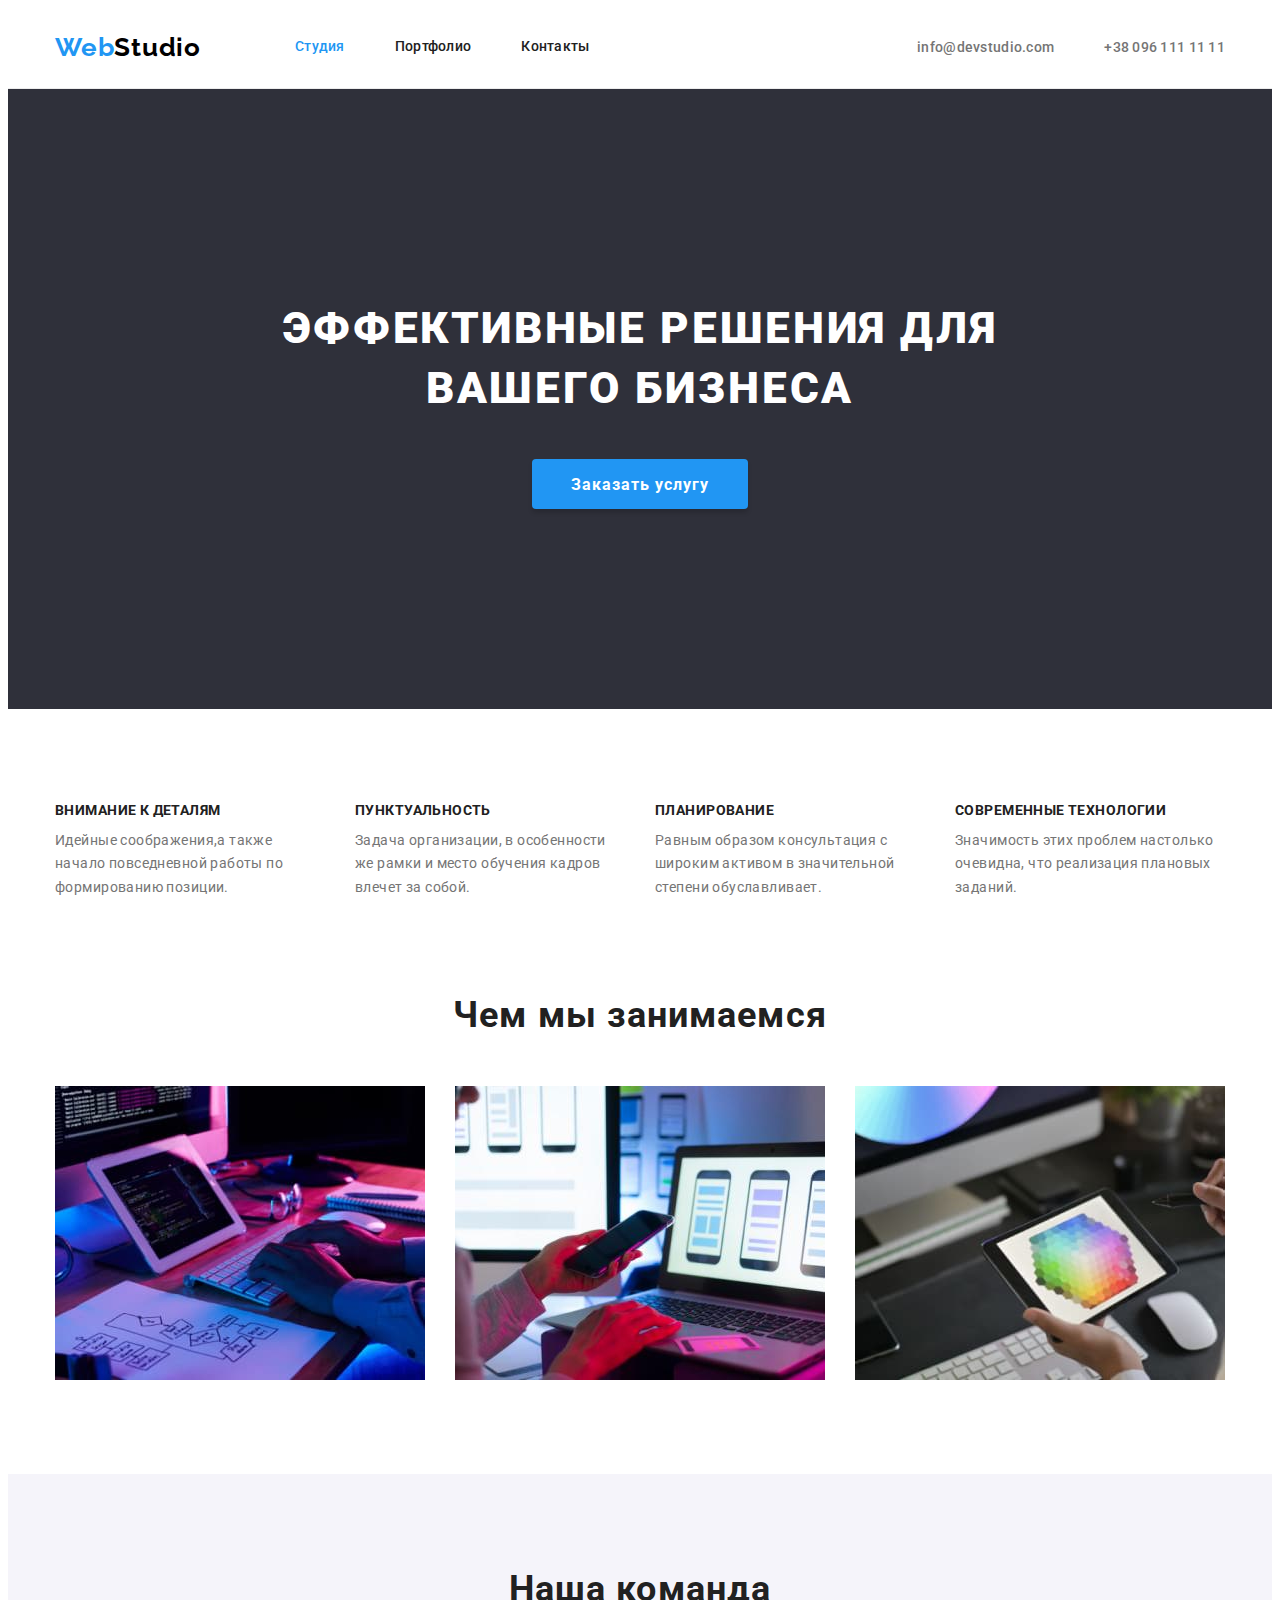
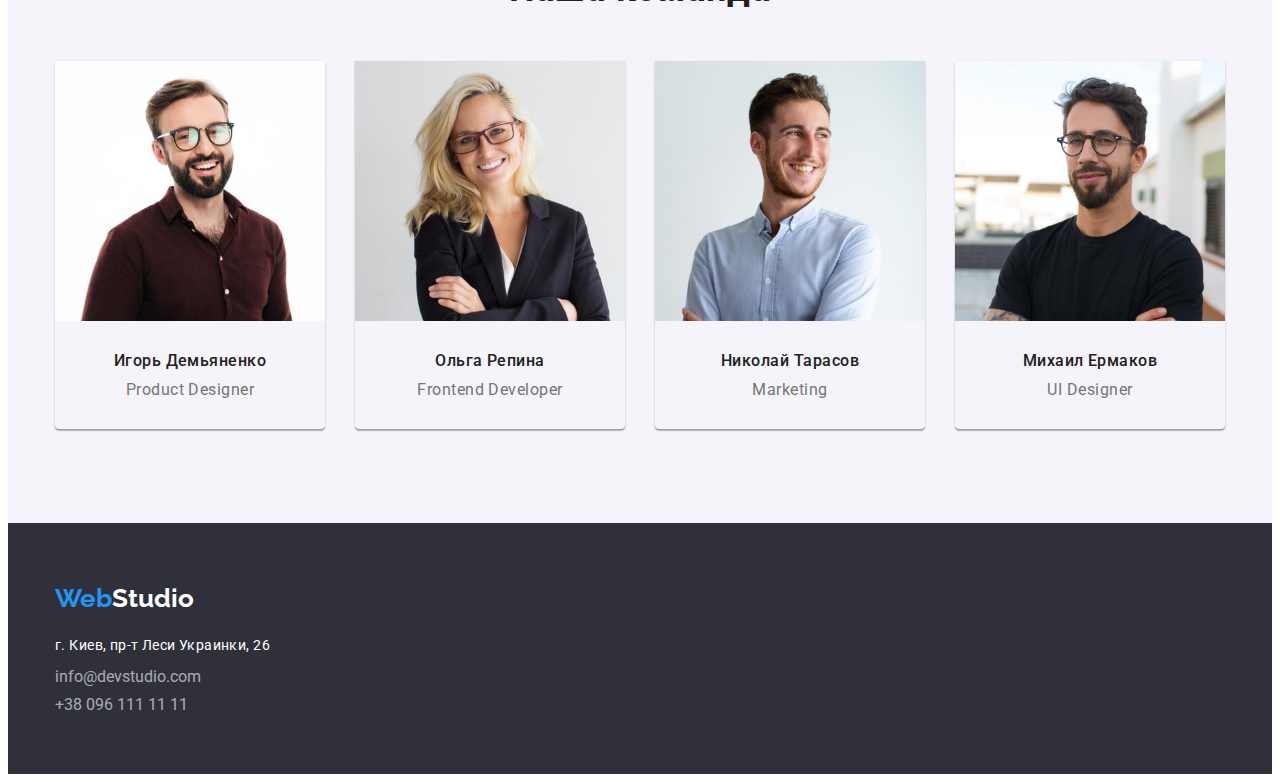
<file: index.html>
<!DOCTYPE html>
<html lang="ru">
  <head>
    <meta charset="UTF-8" />
    <meta http-equiv="X-UA-Compatible" content="IE=edge" />
    <meta name="viewport" content="width=device-width, initial-scale=1.0" />
    <title>WebStudio</title>
    <link rel="preconnect" href="https://fonts.googleapis.com" />
    <link rel="preconnect" href="https://fonts.gstatic.com" crossorigin />
    <link
      href="https://fonts.googleapis.com/css2?family=Raleway:wght@700&family=Roboto:wght@400;500;700;900&display=swap"
      rel="stylesheet"
    />
    <link
      rel="stylesheet"
      href="https://cdnjs.cloudflare.com/ajax/libs/modern-normalize/1.1.0/modern-normalize.min.css"
      integrity="sha512-wpPYUAdjBVSE4KJnH1VR1HeZfpl1ub8YT/NKx4PuQ5NmX2tKuGu6U/JRp5y+Y8XG2tV+wKQpNHVUX03MfMFn9Q=="
      crossorigin="anonymous"
      referrerpolicy="no-referrer"
    />
    <link rel="stylesheet" href="./css/styles.css" />
  </head>
  <body>
    <header class="page-heder">
      <!--Шапка-->
      <div class="container header">
        <div class="header-logo-nav-container">
          <div class="header-logo">
            <a lang="en" href="./index.html" class="logo link">
              <span class="logo-color">Web</span>Studio
            </a>
          </div>
          <nav>
            <ul class="site-nav list">
              <li class="site-nav-item">
                <a class="header-link link current" href="./index.html">Студия</a>
              </li>
              <li class="site-nav-item">
                <a class="header-link link" href="./portfolio.html">Портфолио</a>
              </li>
              <li class="site-nav-item">
                <a class="header-link link" href="Контакты">Контакты</a>
              </li>
            </ul>
          </nav>
        </div>
        <div class="header-contact">
          <a class="link contact" href="mailto:info@devstudio.com">info@devstudio.com</a>
          <a class="link contact" href="tel:+380961111111">+38 096 111 11 11</a>
        </div>
      </div>
    </header>
    <main>
      <!--Заказать услугу-->
      <section class="hero">
        <div class="container">
          <div class="hero-title-container">
            <h1 class="hero-title">Эффективные решения для <br />вашего бизнеса</h1>
            <button type="button" class="hero-button">Заказать услугу</button>
          </div>
        </div>
      </section>
      <section class="section-padding">
        <!--О нас-->
        <div class="container">
          <h2 class="visually-hidden">benefits</h2>
          <ul class="benefits-list list card-set">
            <li class="benefit-item">
              <h3 class="title">ВНИМАНИЕ К ДЕТАЛЯМ</h3>
              <p class="text">
                Идейные соображения,а также начало повседневной работы по формированию позиции.
              </p>
            </li>
            <li class="benefit-item">
              <h3 class="title">ПУНКТУАЛЬНОСТЬ</h3>
              <p class="text">
                Задача организации, в особенности же рамки и место обучения кадров влечет за собой.
              </p>
            </li>
            <li class="benefit-item">
              <h3 class="title">ПЛАНИРОВАНИЕ</h3>
              <p class="text">
                Равным образом консультация с широким активом в значительной степени обуславливает.
              </p>
            </li>
            <li class="benefit-item">
              <h3 class="title">СОВРЕМЕННЫЕ ТЕХНОЛОГИИ</h3>
              <p class="text">
                Значимость этих проблем настолько очевидна, что реализация плановых заданий.
              </p>
            </li>
          </ul>
        </div>
      </section>
      <section class="page-work section-padding">
        <!--Чем мы занимаемся-->
        <div class="container">
          <h2 class="pretitle work text-centered">Чем мы занимаемся</h2>
          <ul class="list card-set">
            <li class="work-item">
              <img src="./img/we_do/about_img1.jpg" alt="планируем" width="370" height="294" />
            </li>
            <li class="work-item">
              <img src="./img/we_do/about_img2.jpg" alt="конструируем" width="370" height="294" />
            </li>
            <li class="work-item">
              <img src="./img/we_do/about_img3.jpg" alt="рисуем" width="370" height="294" />
            </li>
          </ul>
        </div>
      </section>
      <section class="page-team section-padding">
        <!--Наша команда-->
        <div class="container">
          <h2 class="pretitle team text-centered">Наша команда</h2>
          <ul class="team list card-set">
            <li class="team-item">
              <img
                src="./img/team/team_img1.jpg"
                alt="Игорь Демьяненко Product Designer"
                width="270"
                height="260"
              />
              <div class="padding-team">
                <h3 class="team title">Игорь Демьяненко</h3>
                <p class="team text">Product Designer</p>
              </div>
            </li>
            <li class="team-item">
              <img
                src="./img/team/team_img4.jpg"
                alt="Ольга Репина Frontend Developer"
                width="270"
                height="260"
              />
              <div class="padding-team">
                <h3 class="team title">Ольга Репина</h3>
                <p class="team text">Frontend Developer</p>
              </div>
            </li>
            <li class="team-item">
              <img
                src="./img/team/team_img3.jpg"
                alt="Николай Тарасов Marketing"
                width="270"
                height="260"
              />
              <div class="padding-team">
                <h3 class="team title">Николай Тарасов</h3>
                <p class="team text">Marketing</p>
              </div>
            </li>
            <li class="team-item">
              <img
                src="./img/team/team_img2.jpg"
                alt="Михаил Ермаков UI Designer"
                width="270"
                height="260"
              />
              <div class="padding-team">
                <h3 class="team title">Михаил Ермаков</h3>
                <p class="team text">UI Designer</p>
              </div>
            </li>
          </ul>
        </div>
      </section>
    </main>

    <footer class="footer">
      <!--Адресс-->
      <div class="container">
        <div class="footer-logo-container">
          <a lang="en" href="./index.html" class="footer-logo link">
            <span class="footer-color">Web</span>Studio
          </a>
        </div>
        <address class="contacts-address">
          <ul class="footer-contact list">
            <li class="contact-margin">
              <a
                class="footer-address link"
                href="https://goo.gl/maps/D4AeKFE9MHxPDFGb8"
                target="_blank"
                rel="noopener noreferrer nofollow"
              >
                г. Киев, пр-т Леси Украинки, 26
              </a>
            </li>
            <li class="contact-margin">
              <a class="footer-contact link" href="mailto:info@devstudio.com">info@devstudio.com</a>
            </li>
            <li><a class="footer-contact link" href="tel:+380961111111">+38 096 111 11 11</a></li>
          </ul>
        </address>
      </div>
    </footer>
  </body>
</html>
</file>
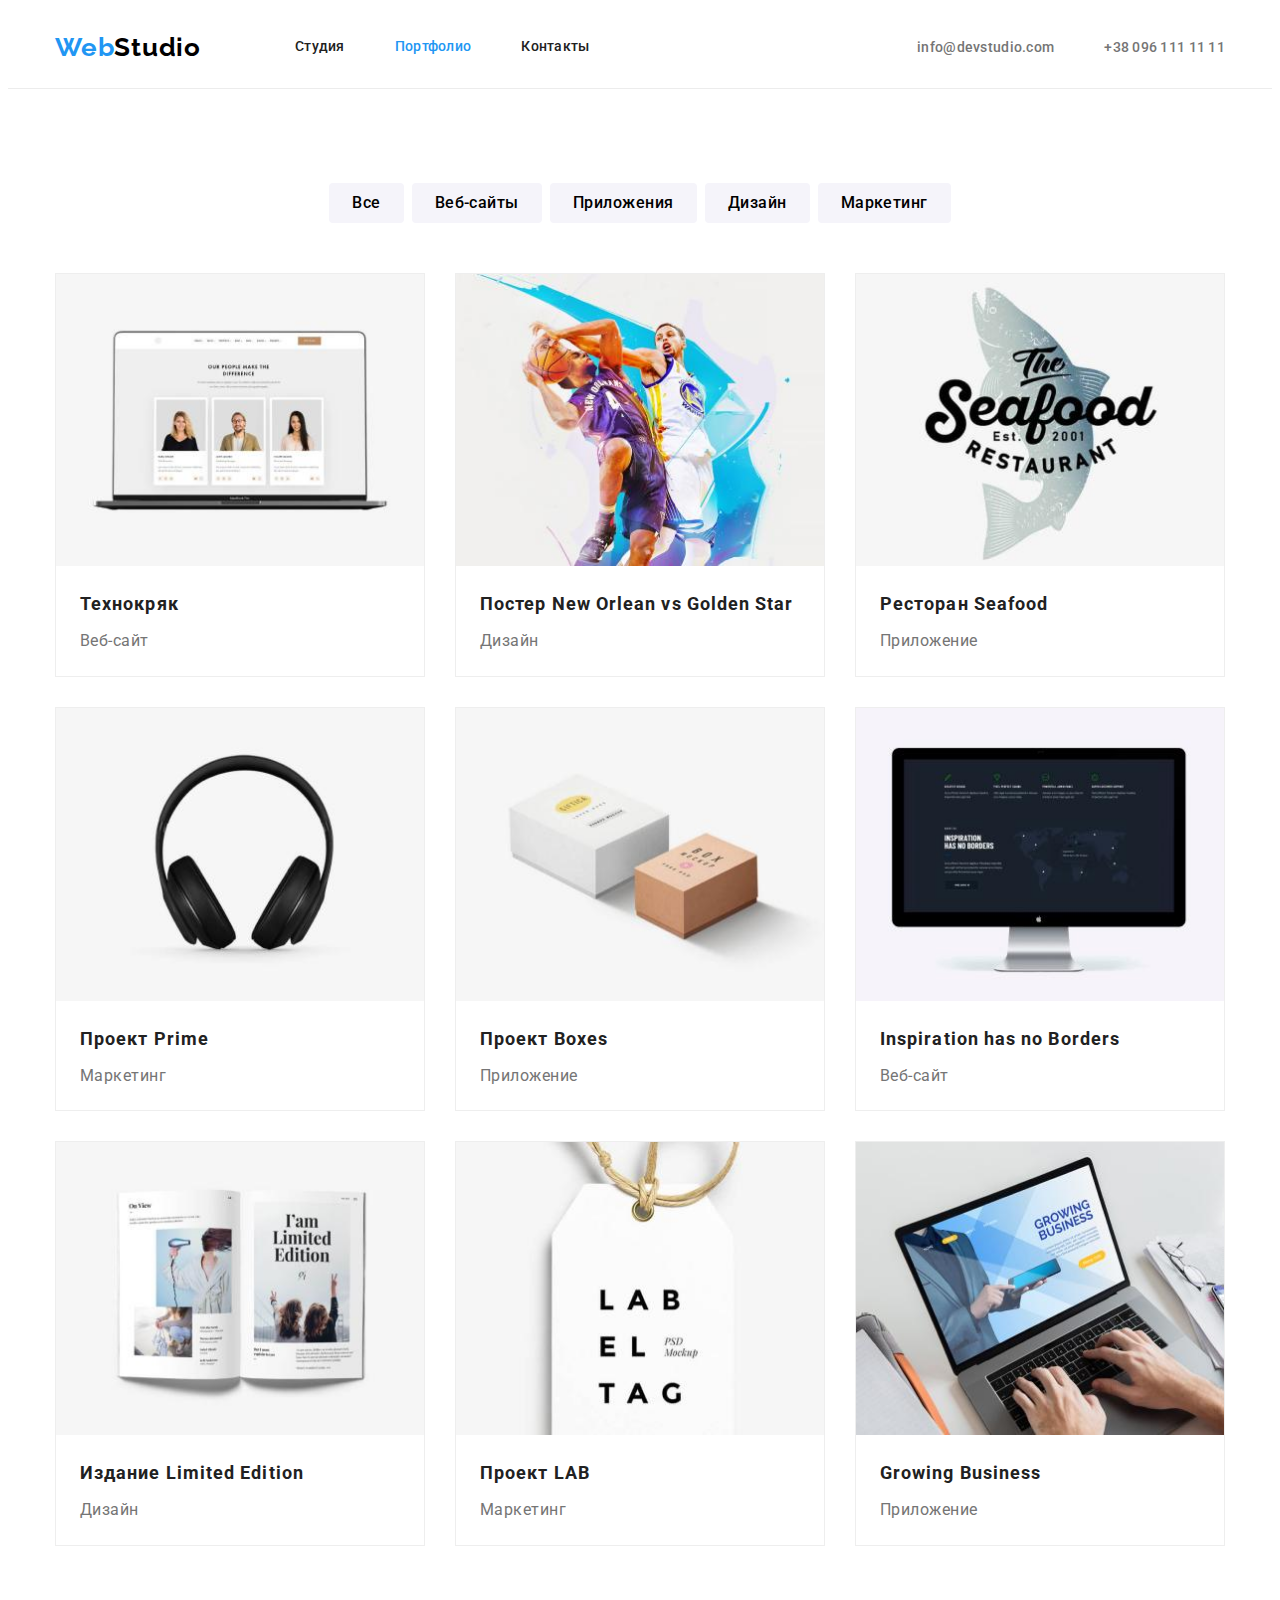
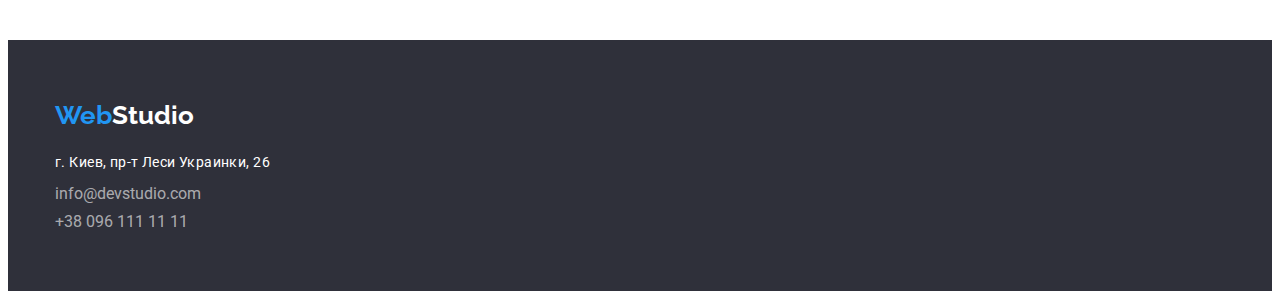
<file: portfolio.html>
<!DOCTYPE html>
<html lang="ru">
  <head>
    <meta charset="UTF-8" />
    <meta http-equiv="X-UA-Compatible" content="IE=edge" />
    <meta name="viewport" content="width=device-width, initial-scale=1.0" />
    <title>Портфолио</title>
    <link rel="preconnect" href="https://fonts.googleapis.com" />
    <link rel="preconnect" href="https://fonts.gstatic.com" crossorigin />
    <link
      href="https://fonts.googleapis.com/css2?family=Raleway:wght@700&family=Roboto:wght@400;500;700;900&display=swap"
      rel="stylesheet"
    />
    <link
      rel="stylesheet"
      href="https://cdnjs.cloudflare.com/ajax/libs/modern-normalize/1.1.0/modern-normalize.min.css"
      integrity="sha512-wpPYUAdjBVSE4KJnH1VR1HeZfpl1ub8YT/NKx4PuQ5NmX2tKuGu6U/JRp5y+Y8XG2tV+wKQpNHVUX03MfMFn9Q=="
      crossorigin="anonymous"
      referrerpolicy="no-referrer"
    />
    <link rel="stylesheet" href="./css/styles.css" />
  </head>
  <body>
    <header class="page-heder">
      <!--Шапка-->
      <div class="container header">
        <div class="header-logo-nav-container">
          <div class="header-logo">
            <a lang="en" href="./index.html" class="logo link">
              <span class="logo-color">Web</span>Studio
            </a>
          </div>
          <nav>
            <ul class="site-nav list">
              <li class="site-nav-item">
                <a class="header-link link" href="index.html">Студия</a>
              </li>
              <li class="site-nav-item">
                <a href="./portfolio.html" class="header-link link current">Портфолио</a>
              </li>
              <li class="site-nav-item">
                <a class="header-link link" href="">Контакты</a>
              </li>
            </ul>
          </nav>
        </div>
        <div class="header-contact">
          <a class="link contact" href="mailto:info@devstudio.com">info@devstudio.com</a>
          <a class="link contact" href="tel:+380961111111">+38 096 111 11 11</a>
        </div>
      </div>
    </header>
    <main>
      <!--меню-->

      <h2 class="visually-hidden">Проекты</h2>
      <section class="section-padding bottom">
        <div class="container">
          <div class="portfolio-btn">
            <ul class="btn-list list">
              <li class="item-btn"><button class="btn" type="button">Все</button></li>
              <li class="item-btn"><button class="btn" type="button">Веб-сайты</button></li>
              <li class="item-btn"><button class="btn" type="button">Приложения</button></li>
              <li class="item-btn"><button class="btn" type="button">Дизайн</button></li>
              <li class="item-btn"><button class="btn" type="button">Маркетинг</button></li>
            </ul>
          </div>
          <div class="portfolio-cards">
            <ul class="project-card-set list">
              <li class="project-list">
                <img src="./img/portfolio/1.jpg" alt="Веб-сайт Технокряк" />
                <div class="padding-potfolio-btn">
                  <h3 class="project title">Технокряк</h3>
                  <p class="project text">Веб-сайт</p>
                </div>
              </li>
              <li class="project-list">
                <img src="./img/portfolio/2.jpg" alt="Дизайн Постер New Orlean vs Golden Star" />
                <div class="padding-potfolio-btn">
                  <h3 class="project title">Постер New Orlean vs Golden Star</h3>
                  <p class="project text">Дизайн</p>
                </div>
              </li>
              <li class="project-list">
                <img src="./img/portfolio/3.jpg" alt="Приложение Ресторан Seafood" />
                <div class="padding-potfolio-btn">
                  <h3 class="project title">Ресторан Seafood</h3>
                  <p class="project text">Приложение</p>
                </div>
              </li>
              <li class="project-list">
                <img src="./img/portfolio/4.jpg" alt="Маркетинг Проект Prime" />
                <div class="padding-potfolio-btn">
                  <h3 class="project title">Проект Prime</h3>
                  <p class="project text">Маркетинг</p>
                </div>
              </li>
              <li class="project-list">
                <img src="./img/portfolio/5.jpg" alt="Приложение Проект Boxes" />
                <div class="padding-potfolio-btn">
                  <h3 class="project title">Проект Boxes</h3>
                  <p class="project text">Приложение</p>
                </div>
              </li>
              <li class="project-list">
                <img src="./img/portfolio/6.jpg" alt="" />
                <div class="padding-potfolio-btn">
                  <h3 class="project title">Inspiration has no Borders</h3>
                  <p class="project text">Веб-сайт</p>
                </div>
              </li>
              <li class="project-list">
                <img src="./img/portfolio/7.jpg" alt="Издание Limited Edition" />
                <div class="padding-potfolio-btn">
                  <h3 class="project title">Издание Limited Edition</h3>
                  <p class="project text">Дизайн</p>
                </div>
              </li>
              <li class="project-list">
                <img src="./img/portfolio/8.jpg" alt="Проект LAB Маркетинг" />
                <div class="padding-potfolio-btn">
                  <h3 class="project title">Проект LAB</h3>
                  <p class="project text">Маркетинг</p>
                </div>
              </li>
              <li class="project-list">
                <img src="./img/portfolio/10.jpg" alt="Growing Business Приложение" />
                <div class="padding-potfolio-btn">
                  <h3 class="project title">Growing Business</h3>
                  <p class="project text">Приложение</p>
                </div>
              </li>
            </ul>
          </div>
        </div>
      </section>
    </main>
    <footer class="footer">
      <!--Адресс-->
      <div class="container">
        <div class="footer-logo-container">
          <a lang="en" href="./index.html" class="footer-logo link">
            <span class="footer-color">Web</span>Studio
          </a>
        </div>
        <address class="contacts-address">
          <ul class="footer-contact list">
            <li class="contact-margin">
              <a
                class="footer-address link"
                href="https://goo.gl/maps/D4AeKFE9MHxPDFGb8"
                target="_blank"
                rel="noopener noreferrer nofollow"
              >
                г. Киев, пр-т Леси Украинки, 26
              </a>
            </li>
            <li class="contact-margin">
              <a class="footer-contact link" href="mailto:info@devstudio.com">info@devstudio.com</a>
            </li>
            <li><a class="footer-contact link" href="tel:+380961111111">+38 096 111 11 11</a></li>
          </ul>
        </address>
      </div>
    </footer>
  </body>
</html>
</file>
<file: css/styles.css>
:root {
    --primery-text-color: #212121;
    --secendery-text-color: #757575;
    --accent-color: #2196F3;
    --white: #FFFFFF;
    --card-item-gap: 30px;
    --section-padding-gap: 94px;
    --title-margin-bottom: 50px;
    --header-items-gap: 50px;
    --portfolio-filter-btn-gap: 8px;
    --team-padding-gap: 30px;
    --project-padding: 20px;
    --project-padding-left: 24px;
    --footer-padding-gap: 60px;
}


.visually-hidden {
    position: absolute;
    white-space: nowrap;
    width: 1px;
    height: 1px;
    overflow: hidden;
    border: 0;
    padding: 0;
    clip: rect(0 0 0 0);
    clip-path: inset(50%);
    margin: -1px;
}

*,
*::before,
*::after {
    box-sizing: border-box;
}

h1,
h2,
h3,
h4,
h5,
h6,
p {
    margin: 0;
}

ul,
ol {
    margin: 0;
    padding-left: 0;
}

a {
    color: currentColor;
}

button {
    cursor: pointer;
}

img {
    display: block;
    max-width: 100%;
    height: auto;
}

.logo {
    text-decoration: none;
    color: #000000;
    font-family: 'Raleway', sans-serif;
    font-weight: 700;
    font-size: 26px;
    line-height: 1.19;
    letter-spacing: 0.03em;
    margin-right: 94px;

}

.logo-color {
    color: var(--accent-color);
    margin-right: auto;
}

.list {
    list-style: none;
}

body {
    font-family: 'Roboto', sans-serif;
    background-color: #FFFFFF;
    color: #212121;
}

.link {
    text-decoration: none;
}

/* ------------HEADER-------------- */


.site-nav {
    font-weight: 500;
    font-size: 14px;
    line-height: 1.14;
    letter-spacing: 0.02em;
}

.header-link {
    color: #212121;
}

.site-nav .link.current {
    color: var(--accent-color);
}

.header-link:hover,
.header-link:focus,
.contact:hover,
.contact:focus {
    color: var(--accent-color);
}

.contact {
    color: var(--secendery-text-color);
    font-weight: 500;
    font-size: 14px;
    line-height: 1.42;
    letter-spacing: 0.02em;
}

.contact:not(:last-child) {
    margin-right: var(--header-items-gap);
}

.site-nav a:hover,
.site-nav a:focus,
.contact:hover,
.contact:focus {
    color: var(--accent-color)
}

/*-------page-heder------*/
.page-heder {
    padding-top: 24px;
    padding-bottom: 25px;
    border-bottom: 1px solid #ECECEC;
}

.container {
    width: 100%;
    max-width: 1200px;
    padding-left: 15px;
    padding-right: 15px;
    margin-right: auto;
    margin-left: auto;
}

.header {
    align-items: center;
    justify-content: space-around;
}

.header,
.header-logo-nav-container,
.header-logo,
.site-nav,
.site-nav-item,
.header-contact,
.contact {
    display: flex;
}

.header-logo-nav-container {
    flex-basis: 45%;
    align-items: center;
}

.header-nav-container {
    margin-left: auto;
}

.site-nav-item:not(:last-child) {
    margin-right: var(--header-items-gap);
}

.header-contact {
    margin-left: auto;
}

.contact:not(:last-child) {
    margin-right: var(--header-items-gap)
}

/*----------------main----------------------*/

/*------hero---------*/

.hero {
    background-color: #2F303A;
    padding-top: 200px;
    padding-bottom: 200px;
}


.hero-title-container {
    text-align: center;
}

.hero-title {
    color: #FFFFFF;
    font-weight: 900;
    font-size: 44px;
    line-height: 1.36;
    text-align: center;
    letter-spacing: 0.06em;
    text-transform: uppercase;
    min-width: 696px;
    margin-bottom: 30px;
    padding: 10px 32px;

}

.hero-button {
    color: #FFFFFF;
    background-color: #2196F3;
    font-family: inherit;
    font-weight: 700;
    font-size: 16px;
    line-height: 1.87;
    letter-spacing: 0.06em;
    min-width: 216px;
    height: 50px;
    box-shadow: 0px 4px 4px rgba(0, 0, 0, 0.15);
    border-radius: 4px;
    border: 1px solid transparent;
    padding: 10px 32px;
}

.hero-button:hover {
    background-color: #188CE8;
}


/*------section------*/
.section-padding {
    padding-top: var(--section-padding-gap);
}



.btn {
    background-color: #F5F4FA;
    font-weight: 500;
    font-size: 16px;
    line-height: 1.62;
    text-align: center;
    letter-spacing: 0.03em;
    font-family: inherit;
    border-radius: 4px;
    padding: 6px 22px;
    display: inline-block;
    border: 1px solid transparent;
}


.btn:hover,
.btn:focus {
    background-color: var(--accent-color);
    color: var(--white);
}

.portfolio-btn {
    margin-bottom: 50px;
}

.padding-potfolio-btn {
    padding: 20px 24px;
}

.text {
    color: var(--secendery-text-color);
}

.pretitle {
    color: var(--primery-text-color);
    margin-bottom: var(--title-margin-bottom)
}

.benefits-list {
    color: var(--primery-text-color);
}

.benefits-list .title {
    color: var(--primery-text-color);
    font-weight: 700;
    font-size: 14px;
    line-height: 1.14;
    letter-spacing: 0.03em;
    text-transform: uppercase;
    margin-bottom: 10px;
}

.benefits-list .text {
    color: var(--secendery-text-color);
    font-size: 14px;
    line-height: 1.71;
    letter-spacing: 0.03em;
}

/*-----------card set containewr-----*/
.card-set {
    padding: 0;
    margin: 0;
    list-style: none;
    display: flex;
    flex-wrap: wrap;
    margin-left: calc(-1 * var(--card-item-gap));
    margin-top: calc(-1 * var(--card-item-gap));
}

.card-set>.benefit-item {
    flex-basis: calc(100% / 4 - var(--card-item-gap));
    margin-left: var(--card-item-gap);
    margin-top: var(--card-item-gap);
}

.text-centered {
    text-align: center;
}

.card-set>.team-item {
    flex-basis: calc(100% / 4 - var(--card-item-gap));
    margin-left: var(--card-item-gap);
    margin-top: var(--card-item-gap);
    box-shadow: 0px 1px 3px rgba(0, 0, 0, 0.12), 0px 1px 1px rgba(0, 0, 0, 0.14), 0px 2px 1px rgba(0, 0, 0, 0.2);
    border-radius: 0px 0px 4px 4px;
}

.card-set>.work-item {
    flex-basis: calc(100% / 3 - var(--card-item-gap));
    margin-left: var(--card-item-gap);
    margin-top: var(--card-item-gap);
}

.page-work {
    padding-bottom: var(--section-padding-gap);
}

.team .list>.page-work {
    margin-top: 94px;
}


.page-team {
    background-color: #F5F4FA;
    padding-bottom: 94px;

}

.team,
.work {
    font-weight: 700;
    font-size: 36px;
    line-height: 1.17;
    letter-spacing: 0.03em;
    padding: 0;
}

.team .title {
    font-weight: 500;
    font-size: 16px;
    line-height: 1.19;
    text-align: center;
    letter-spacing: 0.03em;
    margin-bottom: 10px;
}

.padding-team {
    padding-top: var(--team-padding-gap);
    padding-bottom: var(--team-padding-gap);
}

.team .text {
    font-weight: 400;
    font-size: 16px;
    line-height: 1.19;
    text-align: center;
    letter-spacing: 0.03em;
}

.project-list .title {
    font-weight: 700;
    font-size: 18px;
    line-height: 2;
    letter-spacing: 0.06em;
    margin-bottom: 4px;
}

.project-list .text {
    font-size: 16px;
    line-height: 1.87;
    letter-spacing: 0.03em;
}

/*------------------footer--------------*/
.footer {
    background-color: #2F303A;
    padding-top: var(--footer-padding-gap);
    padding-bottom: var(--footer-padding-gap);
}


.footer-logo {
    color: #FFFFFF;
    font-family: 'Raleway', sans-serif;
    font-weight: 700;
    font-size: 26px;
    line-height: 1.19;
}

.footer-padding {
    padding-bottom: 60px;

}

.contact-margin {
    margin-bottom: 9px;
}

.footer-logo-container {
    margin-bottom: 20px;
}

.footer-color {
    color: var(--accent-color);
}

.footer-address {
    color: #FFFFFF;

}

.footer-address,
.footer-contact .list {
    font-size: 14px;
    line-height: 1.71;
    letter-spacing: 0.03em;
}


.contacts-address {
    font-style: normal;
}

.footer-contact {
    color: rgba(255, 255, 255, 0.6);
}

.footer-contact:hover,
.footer-contact:focus {
    color: var(--accent-color);
}


/*----------portfolio-------------*/

.project-card-set {
    padding: 0;
    margin: 0;
    list-style: none;
    display: flex;
    flex-wrap: wrap;
    margin-left: calc(-1 * var(--card-item-gap));
    margin-top: calc(-1 * var(--card-item-gap));
}

.project-card-set>.project-list {
    flex-basis: calc(100% / 3 - var(--card-item-gap));
    margin-left: var(--card-item-gap);
    margin-top: var(--card-item-gap);
    border: 1px solid #EEEEEE;
}

.btn-list {
    margin: 0;
    padding: 0;
    list-style: none;
    display: flex;
    justify-content: center;

}

.btn-list>.item-btn:not(:last-child) {
    margin-right: var(--portfolio-filter-btn-gap);
}

.bottom {
    padding-bottom: var(--section-padding-gap);
}
</file>
